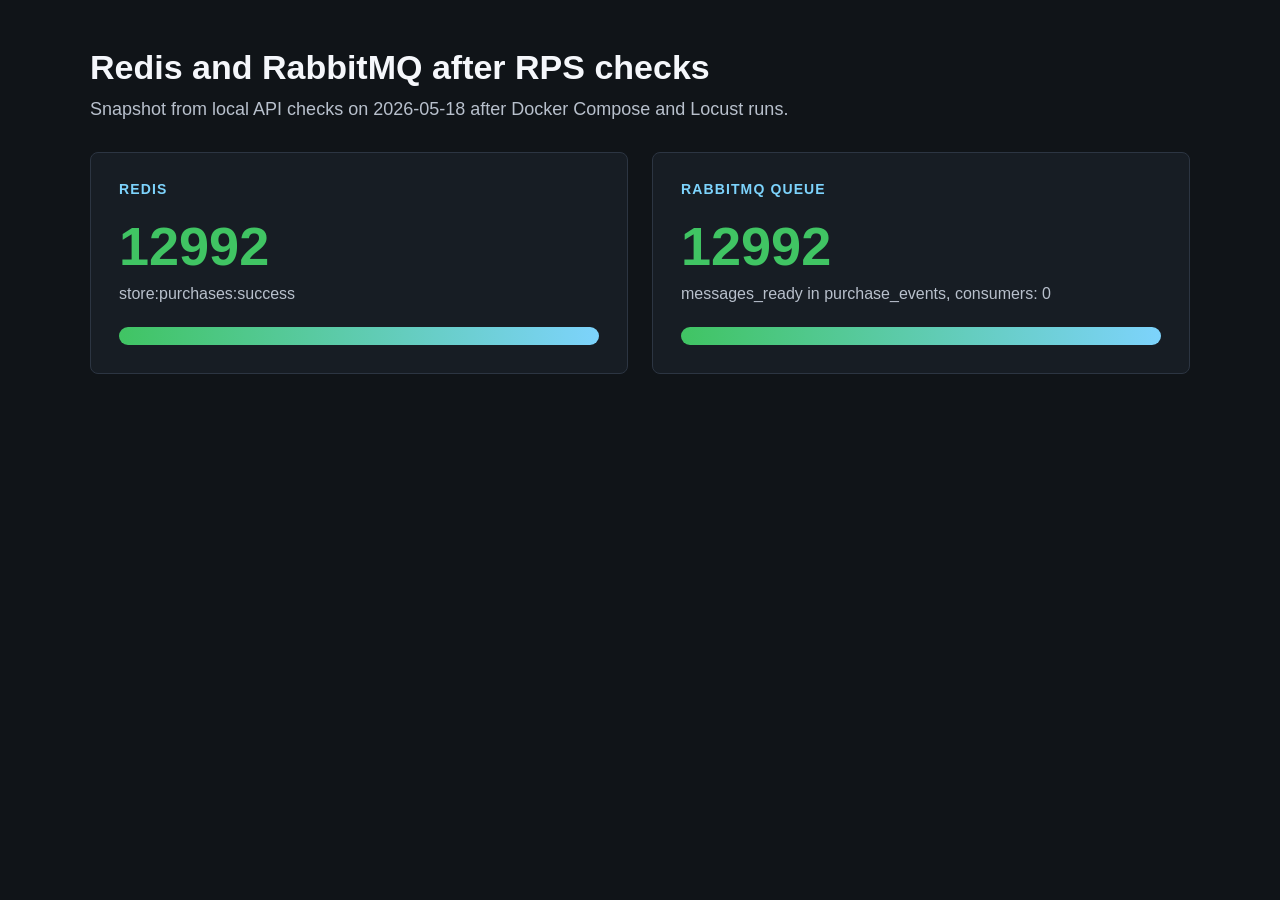
<file: docs/screenshots/dependency-status.html>
<!doctype html>
<html lang="uk">
  <head>
    <meta charset="utf-8" />
    <title>Redis and RabbitMQ status</title>
    <style>
      body {
        margin: 0;
        font-family: Arial, sans-serif;
        background: #101418;
        color: #f5f7fb;
      }

      main {
        max-width: 1100px;
        margin: 0 auto;
        padding: 48px;
      }

      h1 {
        font-size: 34px;
        margin: 0 0 12px;
      }

      p {
        color: #b8c0cc;
        font-size: 18px;
        margin: 0 0 32px;
      }

      .grid {
        display: grid;
        grid-template-columns: repeat(2, minmax(0, 1fr));
        gap: 24px;
      }

      .card {
        border: 1px solid #2c3542;
        border-radius: 8px;
        background: #171d24;
        padding: 28px;
      }

      .label {
        color: #7dd3fc;
        font-size: 14px;
        font-weight: 700;
        letter-spacing: 0.08em;
        text-transform: uppercase;
      }

      .value {
        font-size: 54px;
        font-weight: 800;
        margin: 18px 0 8px;
      }

      .ok {
        color: #40c463;
      }

      .hint {
        color: #b8c0cc;
        font-size: 16px;
      }

      .bar {
        height: 18px;
        margin-top: 24px;
        border-radius: 999px;
        background: #2c3542;
        overflow: hidden;
      }

      .bar span {
        display: block;
        height: 100%;
        background: linear-gradient(90deg, #40c463, #7dd3fc);
      }
    </style>
  </head>
  <body>
    <main>
      <h1>Redis and RabbitMQ after RPS checks</h1>
      <p>Snapshot from local API checks on 2026-05-18 after Docker Compose and Locust runs.</p>
      <section class="grid">
        <article class="card">
          <div class="label">Redis</div>
          <div class="value ok">12992</div>
          <div class="hint">store:purchases:success</div>
          <div class="bar"><span style="width: 100%"></span></div>
        </article>
        <article class="card">
          <div class="label">RabbitMQ queue</div>
          <div class="value ok">12992</div>
          <div class="hint">messages_ready in purchase_events, consumers: 0</div>
          <div class="bar"><span style="width: 100%"></span></div>
        </article>
      </section>
    </main>
  </body>
</html>
</file>
